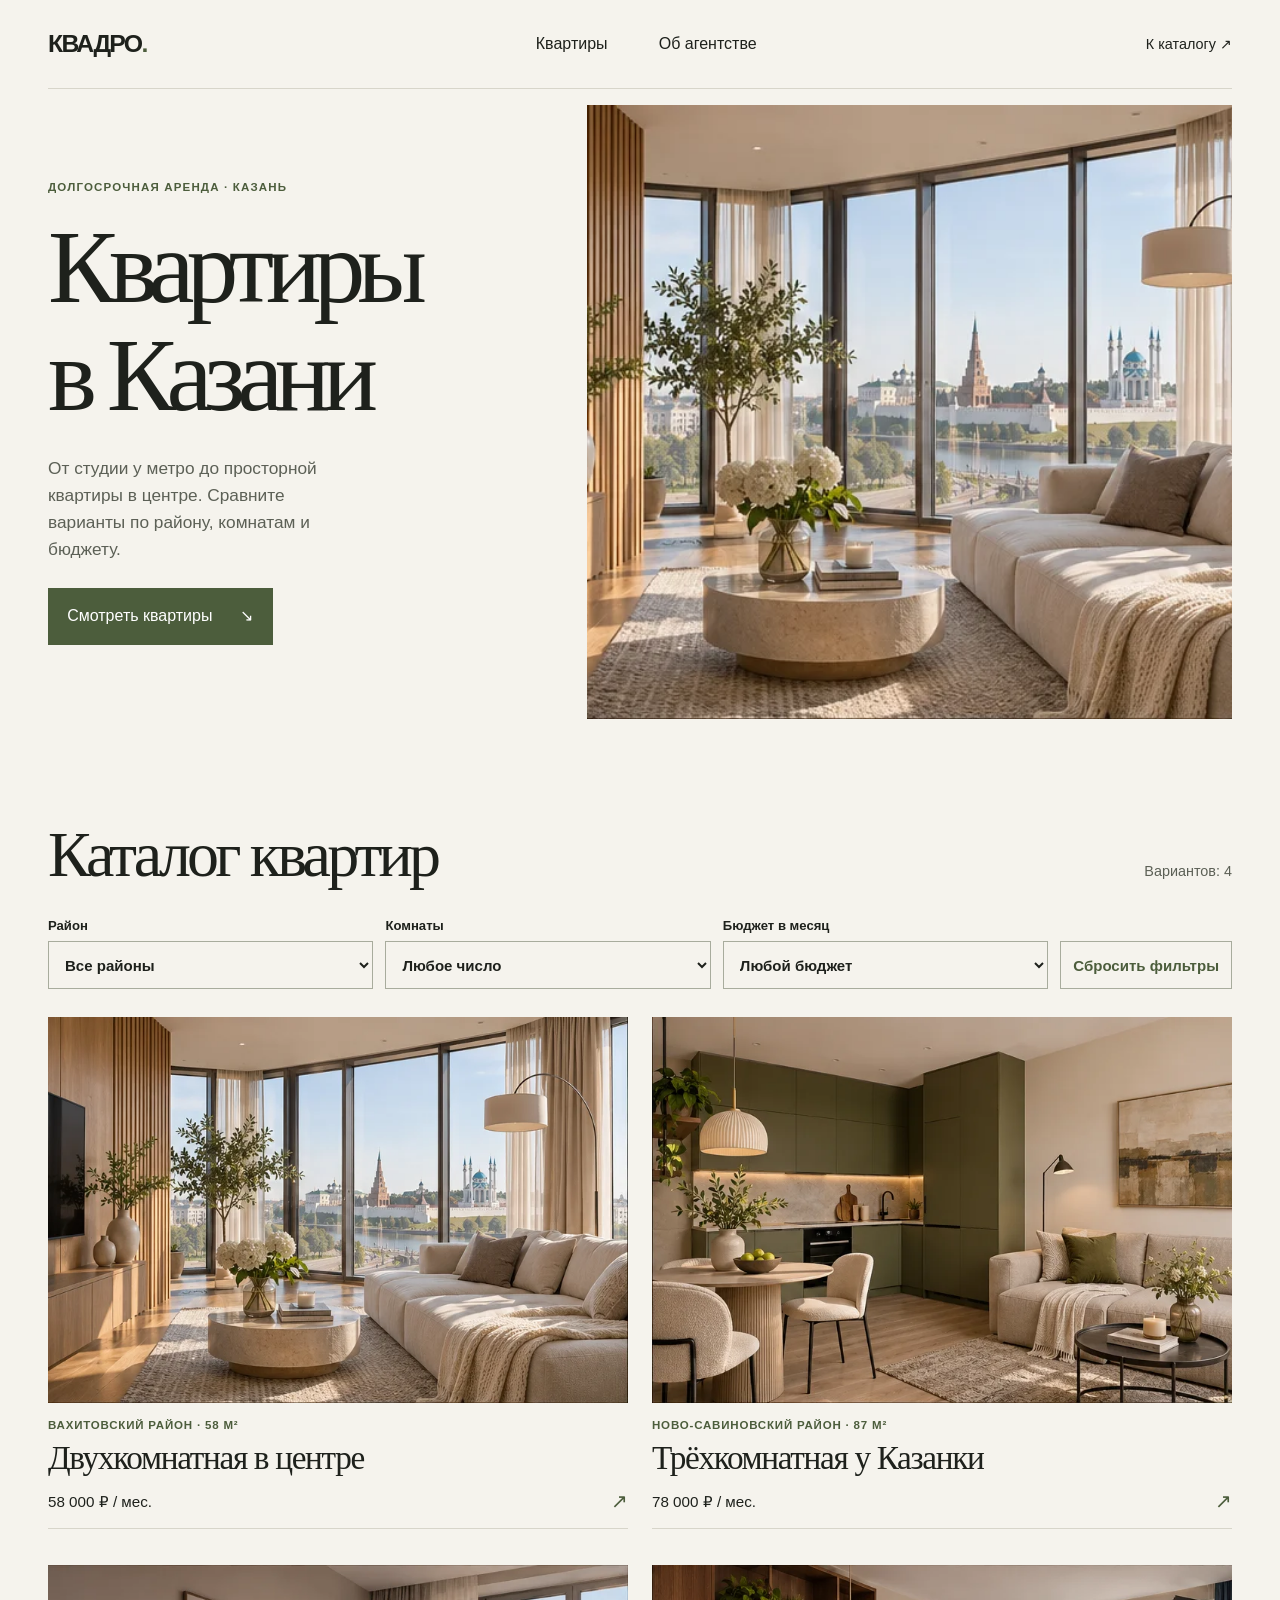
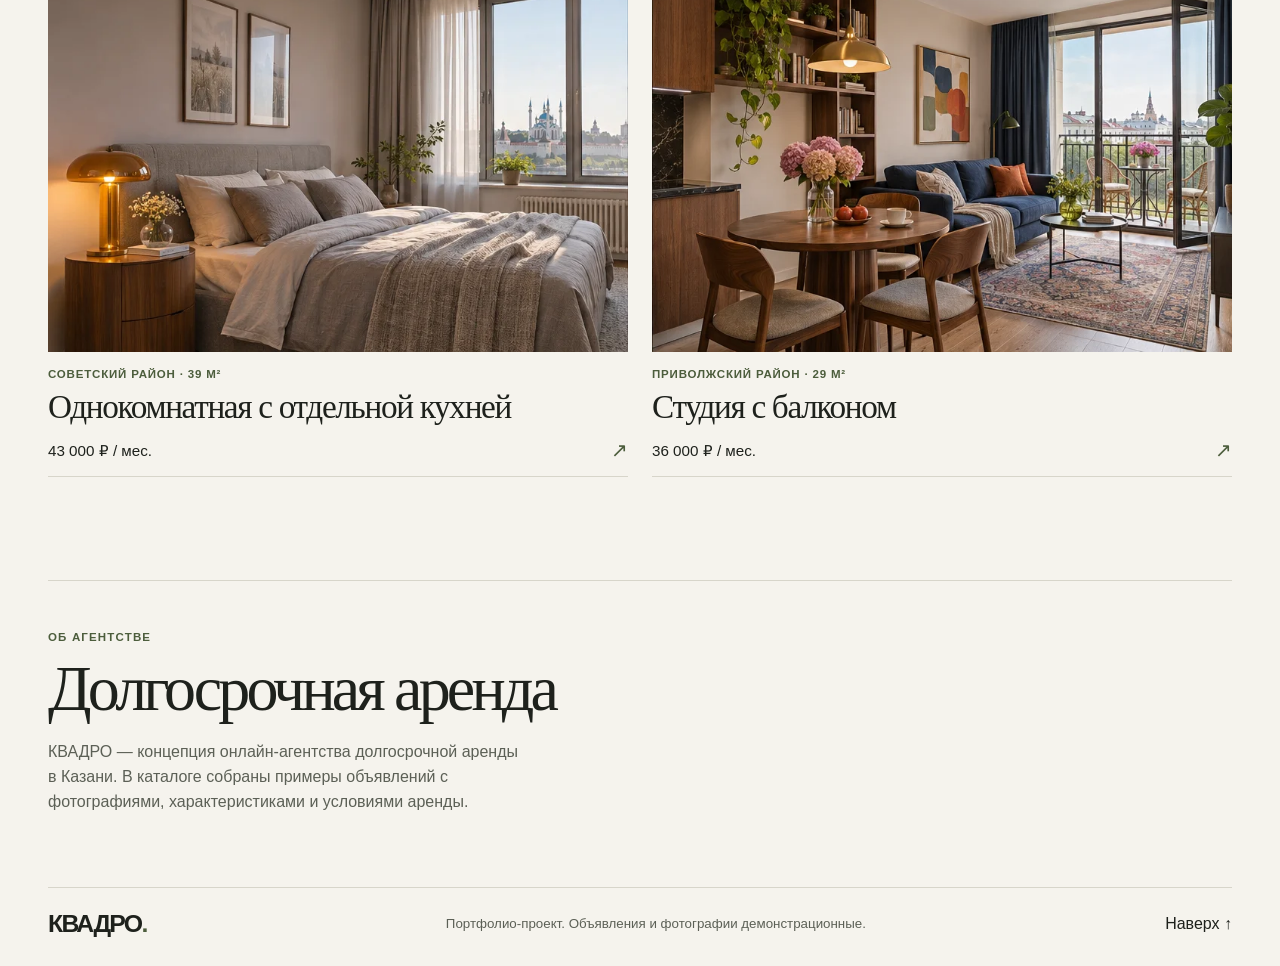
<file: index.html>
<!doctype html>
<html lang="ru">
<head>
<meta charset="utf-8">
<meta name="viewport" content="width=device-width, initial-scale=1">
<meta name="description" content="КВАДРО — демонстрационный каталог квартир для долгосрочной аренды в Казани.">
<title>КВАДРО — квартиры в Казани</title>
<link rel="icon" href="assets/mark.svg" type="image/svg+xml">
<link rel="stylesheet" href="style.css">
<script type="module" src="catalog.js"></script>
</head>
<body>
<a class="skip" href="#main">К содержанию</a>
<header class="header wrap">
  <a class="brand" href="./">КВАДРО<span>.</span></a>
  <nav aria-label="Основная навигация"><a href="#catalog">Квартиры</a><a href="#about">Об агентстве</a></nav>
  <a class="header-action" href="#catalog">К каталогу <span aria-hidden="true">↗</span></a>
</header>
<main id="main">
  <section class="hero wrap" aria-labelledby="title">
    <div class="hero-copy">
      <p class="eyebrow">Долгосрочная аренда · Казань</p>
      <h1 id="title">Квартиры<br>в Казани</h1>
      <p class="intro">От студии у метро до просторной квартиры в центре. Сравните варианты по району, комнатам и бюджету.</p>
      <a class="button" href="#catalog">Смотреть квартиры <span aria-hidden="true">↘</span></a>
    </div>
    <figure class="hero-photo">
      <img src="assets/center.webp" width="768" height="512" fetchpriority="high" alt="Светлая гостиная с дубовой мебелью и панорамными окнами">
    </figure>
  </section>
  <section class="catalog wrap" id="catalog" aria-labelledby="catalog-title">
    <div class="section-title"><h2 id="catalog-title">Каталог квартир</h2><p id="result-count" role="status"></p></div>
    <form class="filters" id="filters" aria-label="Фильтры каталога">
      <label>Район<select name="district"><option value="">Все районы</option><option value="Вахитовский">Вахитовский</option><option value="Ново-Савиновский">Ново-Савиновский</option><option value="Советский">Советский</option><option value="Приволжский">Приволжский</option></select></label>
      <label>Комнаты<select name="rooms"><option value="">Любое число</option><option value="0">Студия</option><option value="1">1 комната</option><option value="2">2 комнаты</option><option value="3">3 комнаты</option></select></label>
      <label>Бюджет в месяц<select name="price"><option value="">Любой бюджет</option><option value="45000">До 45 000 ₽</option><option value="60000">До 60 000 ₽</option><option value="80000">До 80 000 ₽</option></select></label>
      <button type="reset" class="reset">Сбросить фильтры</button>
    </form>
    <div class="listing-grid" id="listings"></div>
    <p class="empty" id="empty" hidden>Таких квартир в каталоге нет. Попробуйте изменить район или увеличить бюджет.</p>
    <noscript><p>Для просмотра каталога включите JavaScript.</p></noscript>
  </section>
  <section class="about wrap" id="about" aria-labelledby="about-title">
    <p class="eyebrow">Об агентстве</p><h2 id="about-title">Долгосрочная аренда</h2>
    <p>КВАДРО — концепция онлайн-агентства долгосрочной аренды в Казани. В каталоге собраны примеры объявлений с фотографиями, характеристиками и условиями аренды.</p>
  </section>
</main>
<footer class="footer wrap"><a class="brand" href="./">КВАДРО<span>.</span></a><small>Портфолио-проект. Объявления и фотографии демонстрационные.</small><a href="#main">Наверх ↑</a></footer>
</body>
</html>
</file>
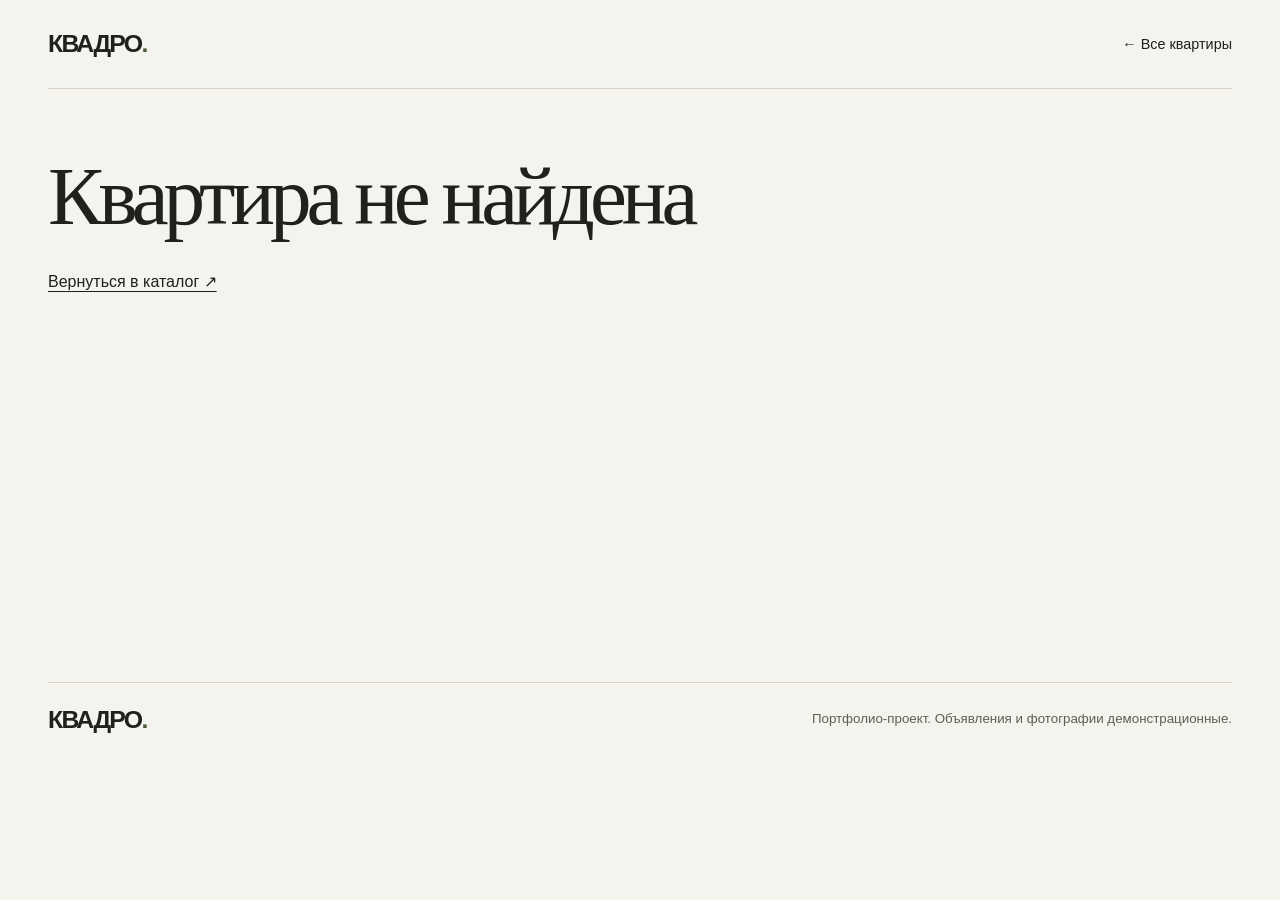
<file: apartment.html>
<!doctype html>
<html lang="ru">
<head>
<meta charset="utf-8">
<meta name="viewport" content="width=device-width, initial-scale=1">
<meta name="description" content="Квартира из демонстрационного каталога КВАДРО.">
<title>Квартира — КВАДРО</title>
<link rel="icon" href="assets/mark.svg" type="image/svg+xml">
<link rel="stylesheet" href="style.css">
<script type="module" src="apartment.js"></script>
</head>
<body>
<a class="skip" href="#main">К содержанию</a>
<header class="header wrap"><a class="brand" href="./">КВАДРО<span>.</span></a><a class="header-action" id="return-link" href="./#catalog">← Все квартиры</a></header>
<main class="detail wrap" id="main">
  <div id="missing" hidden><h1>Квартира не найдена</h1><p><a href="./#catalog">Вернуться в каталог ↗</a></p></div>
  <article id="apartment" hidden>
    <p class="eyebrow" id="district"></p>
    <h1 id="title"></h1>
    <div class="detail-grid">
      <section aria-label="Галерея квартиры">
        <figure class="gallery"><img id="photo" width="768" height="512" alt=""><figcaption id="caption" aria-live="polite"></figcaption></figure>
        <div class="gallery-controls" id="gallery-controls" aria-label="Выбор фотографии"></div>
      </section>
      <section class="facts" aria-labelledby="rent">
        <h2 id="rent"></h2>
        <dl><dt>Площадь</dt><dd id="area"></dd><dt>Этаж</dt><dd id="floor"></dd><dt>Залог</dt><dd id="deposit"></dd></dl>
        <p id="description"></p>
        <small>Демонстрационное объявление</small>
      </section>
    </div>
  </article>
  <noscript><p>Для просмотра страницы включите JavaScript.</p></noscript>
</main>
<footer class="footer wrap"><a class="brand" href="./">КВАДРО<span>.</span></a><small>Портфолио-проект. Объявления и фотографии демонстрационные.</small></footer>
</body>
</html>
</file>
<file: style.css>
:root {
  color-scheme: light;
  --paper: #f5f3ed;
  --ink: #1e211c;
  --muted: #5c6056;
  --olive: #4c5d3c;
  --line: #d7d5ca;
  --serif: Georgia, "Times New Roman", serif;
  --sans: Arial, Helvetica, sans-serif;
}
*, *::before, *::after { box-sizing: border-box; }
html { scroll-behavior: smooth; }
body { margin: 0; background: var(--paper); color: var(--ink); font: 1rem/1.55 var(--sans); }
a { color: inherit; text-underline-offset: .24em; }
a:hover { color: var(--olive); }
button, select { font: inherit; color: inherit; }
button, select { cursor: pointer; }
img { display: block; width: 100%; height: auto; }
figure, p, h1, h2, h3 { margin: 0; }
[hidden] { display: none !important; }
:focus-visible { outline: 2px solid var(--olive); outline-offset: 4px; }
.wrap { width: min(100% - 6rem, 87rem); margin-inline: auto; }
.skip { position: fixed; z-index: 4; top: 1rem; left: 1rem; padding: .7rem; background: var(--paper); transform: translateY(-250%); }
.skip:focus { transform: translateY(0); }
.header { min-height: 5.5rem; display: flex; align-items: center; justify-content: space-between; gap: 1.5rem; }
.header nav { display: flex; gap: clamp(1rem, 4vw, 3.75rem); }
.header nav a, .header-action, .footer a { text-decoration: none; }
.header nav a:hover, .header-action:hover, .footer a:hover { text-decoration: underline; }
.header-action { font-size: .9rem; }
.brand { display: inline-block; font-size: 1.55rem; font-weight: 800; letter-spacing: -.07em; text-decoration: none; }
.brand span { color: var(--olive); }
.hero { display: grid; grid-template-columns: .91fr 1.09fr; border-top: 1px solid var(--line); padding-top: 1rem; }
.hero-copy { display: flex; flex-direction: column; align-items: flex-start; justify-content: center; padding: 2rem 1.75rem 2rem 0; }
.eyebrow { color: var(--olive); font-size: .72rem; font-weight: 700; letter-spacing: .1em; text-transform: uppercase; }
h1, h2, h3 { font-family: var(--serif); font-weight: 400; line-height: 1.04; }
h1 { font-size: clamp(3.5rem, 8.1vw, 8.3rem); letter-spacing: -.078em; margin: 1.05rem 0 1.6rem; }
.intro { color: var(--muted); max-width: 32ch; font-size: clamp(.98rem, 1.35vw, 1.15rem); }
.button { display: inline-flex; align-items: center; justify-content: space-between; gap: 1.75rem; background: var(--olive); color: #fff; padding: 1rem 1.2rem; min-height: 3.25rem; margin-top: 1.6rem; text-decoration: none; transition: background-color .18s ease; }
.button:hover { background: #34402b; color: #fff; }
.hero-photo img { height: 100%; min-height: clamp(27rem, 48vw, 44rem); object-fit: cover; object-position: center; }
.catalog { padding-block: clamp(4rem, 8vw, 7rem); scroll-margin-top: 1rem; }
.section-title { display: flex; justify-content: space-between; align-items: baseline; flex-wrap: wrap; gap: .7rem 1rem; margin-bottom: 1.7rem; }
h2 { font-size: clamp(2.4rem, 5vw, 4.7rem); letter-spacing: -.06em; }
#result-count { color: var(--muted); font-size: .9rem; }
.filters { display: grid; grid-template-columns: repeat(3, minmax(0, 1fr)) auto; gap: .75rem; margin-bottom: 1.7rem; align-items: end; }
.filters label { display: grid; gap: .35rem; font-size: .82rem; font-weight: 700; min-width: 0; }
.filters select, .reset { min-height: 3rem; background: transparent; border: 1px solid #a8ac9d; padding: .55rem .75rem; width: 100%; font-size: .94rem; border-radius: 0; }
.reset { color: var(--olive); font-weight: 700; }
.reset:hover { background: #e8e9df; }
.listing-grid { display: grid; grid-template-columns: repeat(2, minmax(0, 1fr)); gap: 2.3rem 1.5rem; }
.listing a { display: block; text-decoration: none; }
.listing img { aspect-ratio: 3 / 2; object-fit: cover; background: #dedace; }
.listing .eyebrow { margin-block: .85rem .4rem; letter-spacing: .07em; }
.listing h3 { font-size: clamp(1.45rem, 2.6vw, 2.45rem); letter-spacing: -.04em; }
.rent { display: flex; align-items: center; justify-content: space-between; border-bottom: 1px solid var(--line); padding-block: .65rem; font-size: .95rem; }
.rent span { color: var(--olive); font-size: 1.25rem; }
.empty { padding: 2rem 0; border-top: 1px solid var(--line); color: var(--muted); }
.about { border-top: 1px solid var(--line); padding-block: 3rem 4.5rem; }
.about h2 { margin-block: .6rem 1.1rem; }
.about p:last-child { max-width: 54ch; color: var(--muted); }
.footer { padding-block: 1.1rem 1.4rem; border-top: 1px solid var(--line); display: flex; flex-wrap: wrap; align-items: center; gap: .6rem 1.5rem; justify-content: space-between; }
.footer small { color: var(--muted); }
.detail { min-height: 66vh; padding-block: 3.3rem 4.5rem; border-top: 1px solid var(--line); }
.detail h1 { font-size: clamp(2.5rem, 6.5vw, 6.5rem); margin-block: .7rem 1.9rem; letter-spacing: -.06em; }
.detail-grid { display: grid; grid-template-columns: 1.6fr 1fr; align-items: start; gap: 2rem; }
.gallery img { aspect-ratio: 3 / 2; object-fit: cover; background: #dedace; }
.gallery figcaption { color: var(--muted); margin-block: .6rem; font-size: .9rem; }
.gallery-controls { display: flex; gap: .55rem; }
.gallery-controls button { background: transparent; border: 1px solid var(--olive); min-width: 2.8rem; min-height: 2.8rem; }
.gallery-controls button[aria-pressed="true"] { background: var(--olive); color: white; }
.facts { border-top: 1px solid var(--line); padding-block: 1rem; }
.facts h2 { font-size: clamp(1.9rem, 4vw, 3.2rem); }
.facts dl { display: grid; grid-template-columns: 1fr auto; gap: .6rem 1rem; margin-block: 1.3rem; }
.facts dd { margin: 0; font-weight: 700; text-align: right; }
.facts small { display: block; margin-top: 1rem; color: var(--muted); }
@media (max-width: 56rem) {
  .wrap { width: calc(100% - 3rem); }
  .header { min-height: 4.6rem; }
}
@media (max-width: 43rem) {
  .wrap { width: calc(100% - 2rem); }
  .header { gap: .7rem; }
  .header nav { gap: .8rem; font-size: .85rem; }
  .header:has(nav) .header-action { display: none; }
  .hero, .detail-grid { grid-template-columns: 1fr; }
  .hero-copy { padding: 2rem 0 1.65rem; }
  .hero-photo img { min-height: 0; aspect-ratio: 4 / 3; }
  .filters { grid-template-columns: repeat(2, minmax(0, 1fr)); }
}
@media (max-width: 32rem) {
  .listing-grid { grid-template-columns: 1fr; }
}
@media (prefers-reduced-motion: reduce) {
  html { scroll-behavior: auto; }
  .button { transition: none; }
}
</file>
